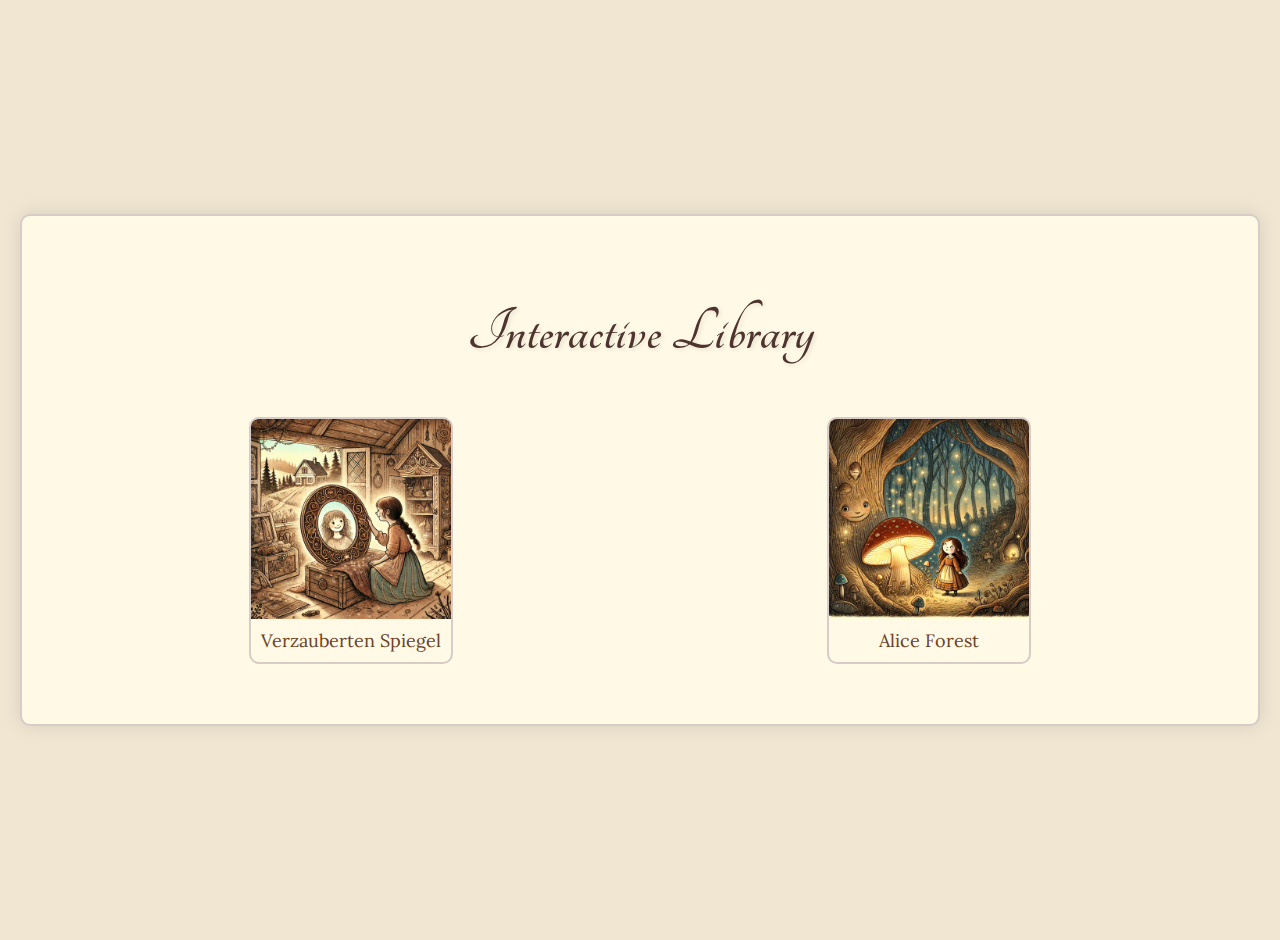
<file: index.html>
<!DOCTYPE html>
<html lang="en">
<head>
    <meta charset="UTF-8">
    <meta name="viewport" content="width=device-width, initial-scale=1.0">
    <title>Interactive Library</title>
    <link rel="stylesheet" href="styles.css">
    <link href="https://fonts.googleapis.com/css2?family=Lora:ital,wght@0,400;0,700;1,400&family=Tangerine:wght@700&display=swap" rel="stylesheet">
</head>
<body>
    <div id="library-app">
        <h1>Interactive Library</h1>
        <div id="book-list"></div>
    </div>
    <script src="script.js"></script>
</body>
</html>
</file>
<file: styles.css>
/* Base styles for the entire application */
body {
    font-family: 'Lora', serif;
    margin: 0 auto;
    padding: 20px;
    background-color: #f0e6d2;
    color: #3e2723;
    display: flex;
    justify-content: center;
    align-items: center;
    min-height: 100vh;
}

@media (max-width: 768px) {
    body {
        padding: 10px; /* Reduce padding on mobile */
        flex-direction: column;
    }
}

/* Container for the entire library app */
#library-app {
    background-color: #fff9e6;
    padding: 40px;
    border-radius: 10px;
    box-shadow: 0 0 20px rgba(0, 0, 0, 0.1);
    border: 2px solid #d7ccc8;
    width: 100%;
    max-width: 1200px;
    text-align: center;
}

@media (max-width: 768px) {
    #library-app {
        padding: 20px; /* Reduce padding on mobile */
    }
}

/* Styles for the main heading */
h1 {
    font-family: 'Tangerine', cursive;
    font-size: 4em;
    color: #4e342e;
    margin-bottom: 30px;
    text-shadow: 2px 2px 4px rgba(0, 0, 0, 0.1);
}

@media (max-width: 768px) {
    h1 {
        font-size: 2.5em; /* Adjust font size for smaller screens */
    }
}

/* Styles for the book list */
#book-list {
    display: flex;
    flex-wrap: wrap;
    justify-content: space-around;
}

@media (max-width: 768px) {
    #book-list {
        flex-direction: column;
        align-items: center;
    }
}

/* Styles for individual book items */
.book-item {
    cursor: pointer;
    margin: 20px;
    border: 2px solid #d7ccc8;
    border-radius: 10px;
    overflow: hidden;
    transition: transform 0.3s ease, box-shadow 0.3s ease;
    background-color: #fff9e6;
    width: 200px;
}

.book-item:hover {
    transform: translateY(-5px);
    box-shadow: 0 0 15px rgba(0,0,0,0.2);
}

@media (max-width: 768px) {
    .book-item {
        margin: 10px 0; /* Reduce margin on mobile */
        width: 80%; /* Make items wider on mobile */
    }
}

/* Styles for book cover images */
.book-cover {
    width: 100%;
    height: auto;
    object-fit: cover;
    display: block;
}

/* Styles for book titles */
.book-title {
    font-size: 18px;
    margin: 10px 0;
    color: #6b4226;
}

@media (max-width: 768px) {
    .book-title {
        font-size: 16px; /* Adjust font size on mobile */
    }
}
</file>
